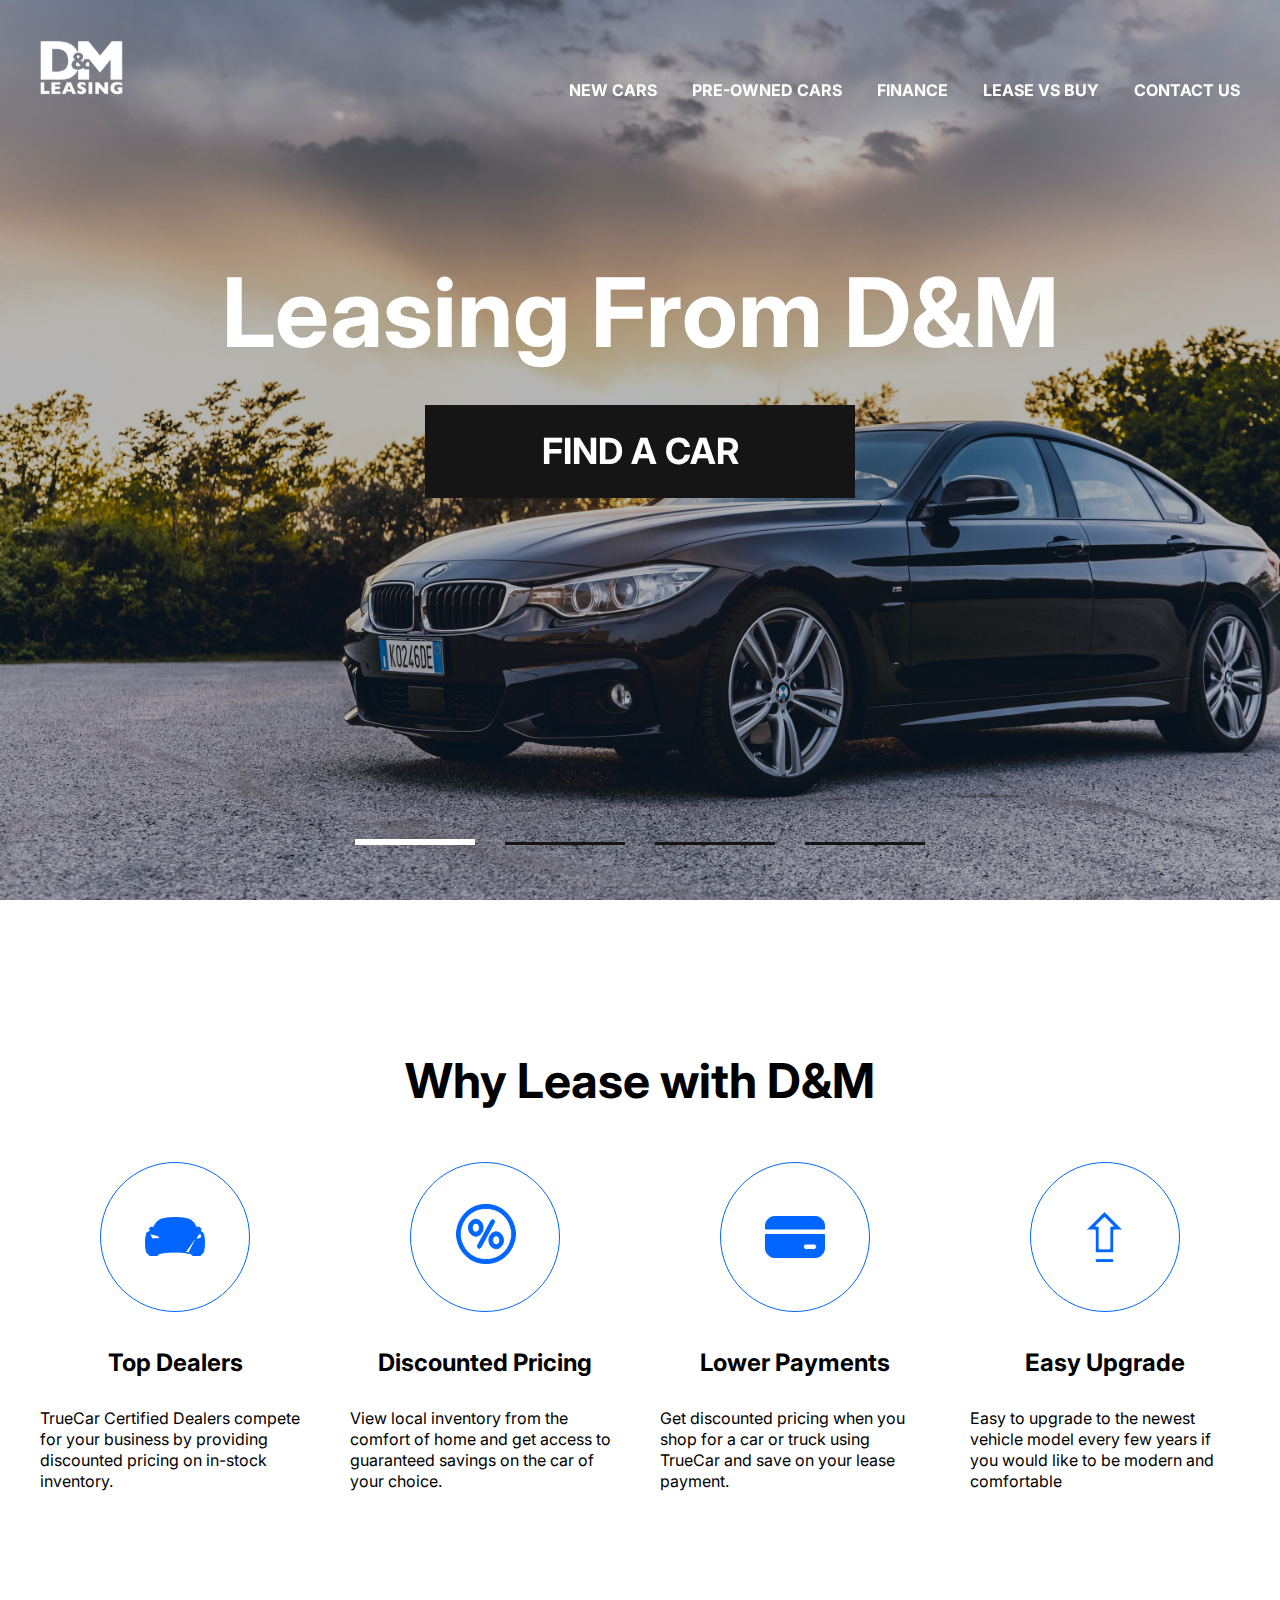
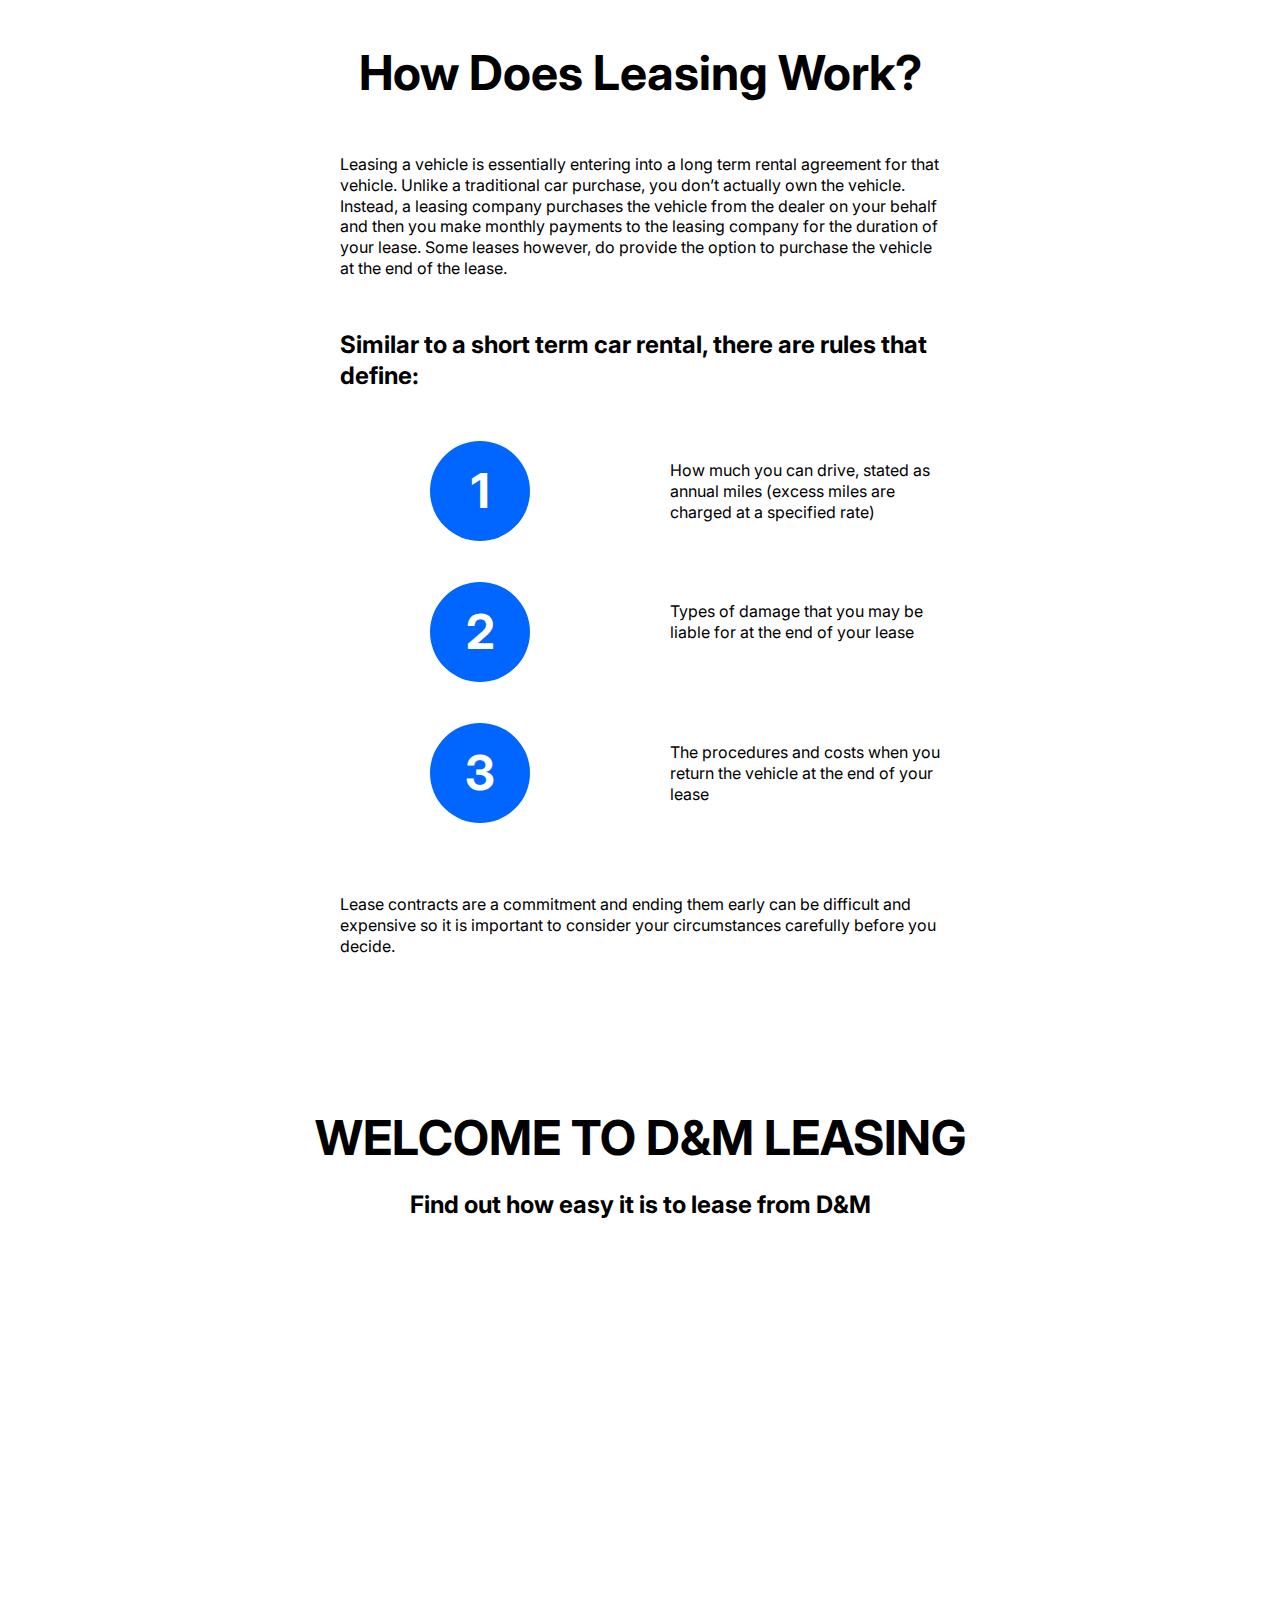
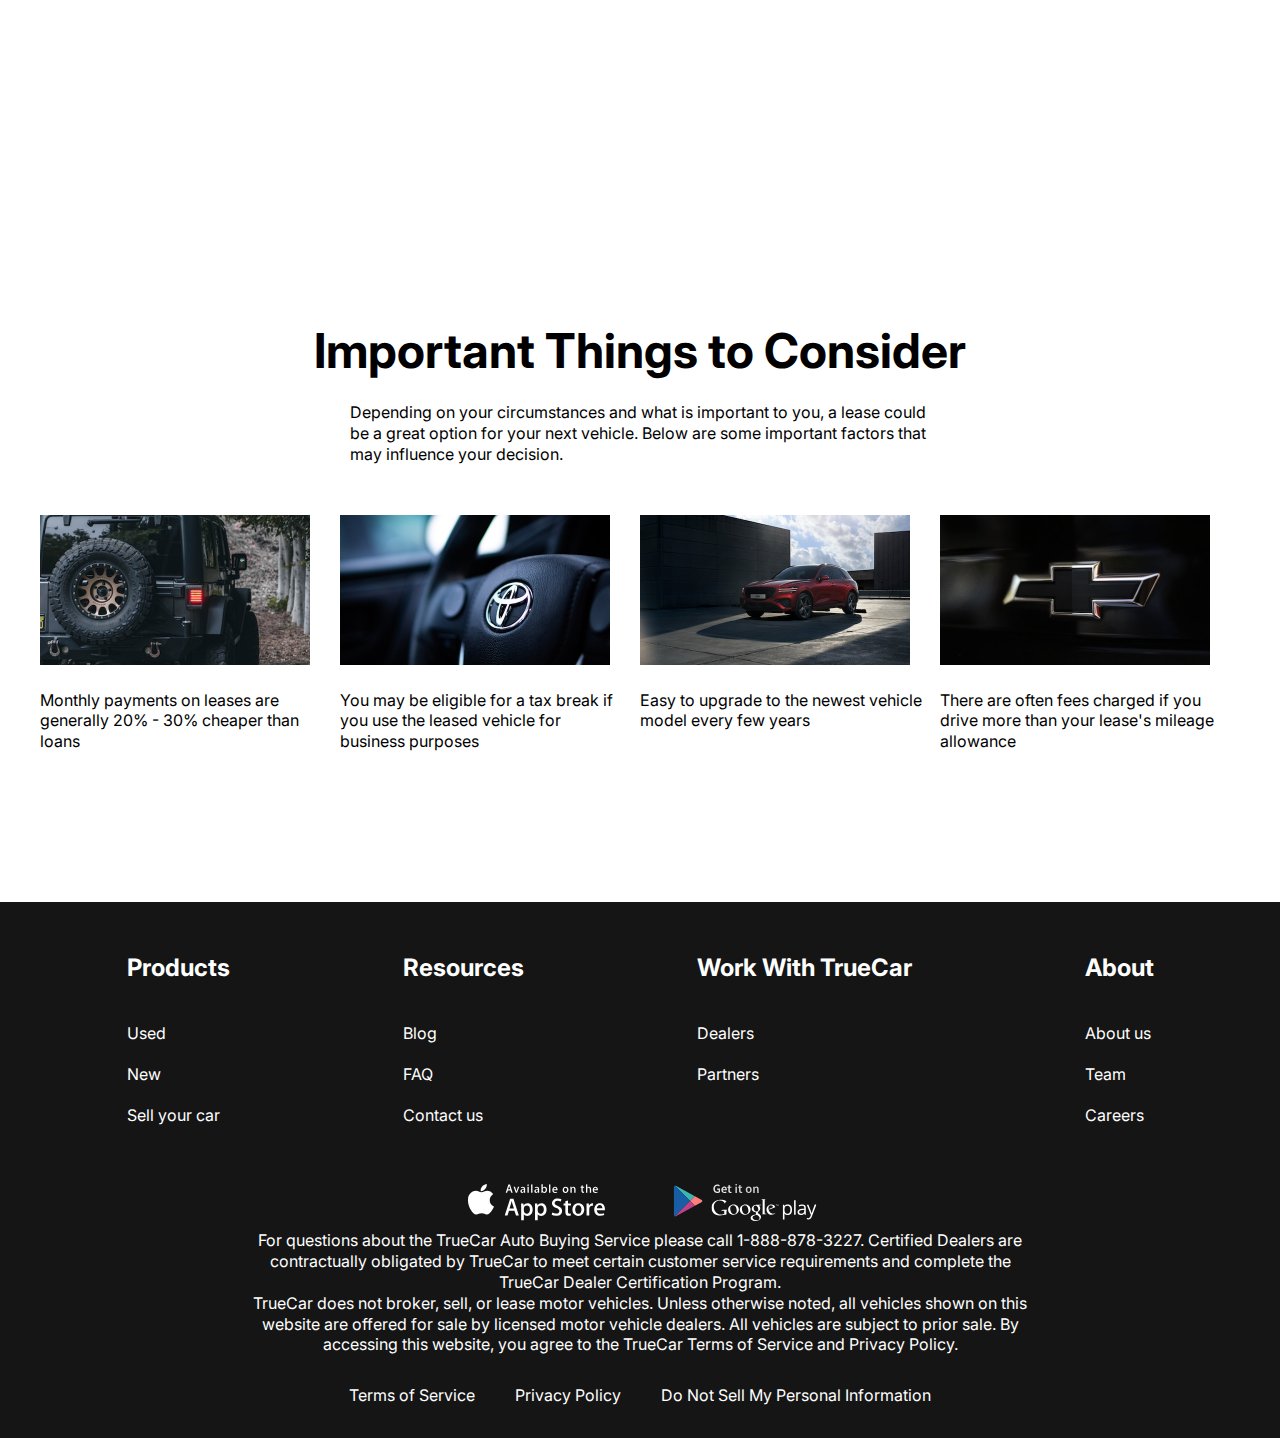
<file: index.htm>
<!DOCTYPE html>
<html lang="en">
<head>
    <meta charset="UTF-8">
    <meta http-equiv="X-UA-Compatible" content="IE=edge">
    <meta name="viewport" content="width=device-width, initial-scale=1.0">
    <!-- Connect fonts -->
    <link href="https://fonts.googleapis.com/css?family=Inter:100,200,300,regular,500,600,700,800,900" rel="stylesheet" />
    <!-- Connect slider -->
    <link   rel="stylesheet" href="https://cdn.jsdelivr.net/npm/swiper@9/swiper-bundle.min.css"/>
    <!-- Connect css -->
    <link rel="stylesheet" href="css/style.css">
    <title>learse cars</title>
</head>
<body>
    <div class="wrapper">
        <header class="header header__main">
            <div class="container">
                <div class="header__inner">
                    <a href="#" class="logo">
                        <img src="image/header/logo.svg" alt="" class="logo__img">
                    </a>
                    <nav class="menu">
                        <button class="menu__btn">
                            <span></span>
                            <span></span>
                            <span></span>
                        </button>
                        <ul class="menu__list">
                            <li class="menu__list-item">
                                <a href="new-cars.htm" class="menu__list-link">NEW CARS</a>
                            </li>
                            <li class="menu__list-item">
                                <a href="" class="menu__list-link">PRE-OWNED CARS</a>
                            </li>
                            <li class="menu__list-item">
                                <a href="" class="menu__list-link">FINANCE</a>
                            </li>
                            <li class="menu__list-item">
                                <a href="" class="menu__list-link">LEASE VS BUY</a>
                            </li>
                            <li class="menu__list-item">
                                <a href="contacts.htm" class="menu__list-link">CONTACT US</a>
                            </li>
                        </ul>
                    </nav><!-- /.menu -->
                </div><!-- /.header__inner -->
            </div><!-- /.container -->
        </header>
        <main class="main">
            <section class="top">
                <div class="container">
                    <hi class="title">
                        Leasing From D&M
                    </h1>
                    <a href="new-cars.htm" class="top__link">
                        Find a Car
                    </a>
                </div>
            </section>
            <div class="slider">
                <div class="swiper">
                    <div class="swiper-wrapper">
                        <div class="swiper-slide" style="background-image: url(image/header/fon.jpg);"></div>
                        <div class="swiper-slide" style="background-image: url(image/header/slider2.jpg);"></div>
                        <div class="swiper-slide" style="background-image: url(image/header/fon.jpg);"></div>
                        <div class="swiper-slide" style="background-image: url(image/header/slider2.jpg);"></div>
                    </div>
                    <div class="swiper-pagination"></div>
                </div><!-- /.swiper -->
            </div><!-- /.slider -->
            <section class="why-lease">
                <div class="container">
                    <h2 class="section-title">
                        Why Lease with D&M
                    </h2>
                    <ul class="why-lease__list">
                        <li class="why-lease__item">
                            <img src="image/main/lease1.svg" alt="" class="why-lease__item-img">
                            <h3 class="why-lease__item-title">
                                Top Dealers
                            </h3>
                            <p class="why-lease__item-text">
                                TrueCar Certified Dealers compete for your business by providing discounted pricing on in-stock inventory.
                            </p>
                        </li>
                        <li class="why-lease__item">
                            <img src="image/main/lease2.svg" alt="" class="why-lease__item-img">
                            <h3 class="why-lease__item-title">
                                Discounted Pricing
                            </h3>
                            <p class="why-lease__item-text">
                                View local inventory from the comfort of home and get access to guaranteed savings on the car of your choice.
                            </p>
                        </li>
                        <li class="why-lease__item">
                            <img src="image/main/lease3.svg" alt="" class="why-lease__item-img">
                            <h3 class="why-lease__item-title">
                                Lower Payments
                            </h3>
                            <p class="why-lease__item-text">
                                Get discounted pricing when you shop for a car or truck using TrueCar and save on your lease payment.
                            </p>
                        </li>
                        <li class="why-lease__item">
                            <img src="image/main/lease4.svg" alt="" class="why-lease__item-img">
                            <h3 class="why-lease__item-title">
                                Easy Upgrade
                            </h3>
                            <p class="why-lease__item-text">
                                Easy to upgrade to the newest vehicle model every few years if you would like to be modern and comfortable
                            </p>
                        </li>
                    </ul>
                </div><!-- /.container -->
            </section><!-- /.why-lease -->
            <section class="how-does">
                <div class="container">
                    <div class="how-does__inner">
                        <h2 class="section-title">
                            How Does Leasing Work?
                        </h2>
                        <p class="how-does__text">
                            Leasing a vehicle is essentially entering into a long term rental agreement for that vehicle. Unlike a traditional car purchase, you don’t actually own the vehicle. Instead, a leasing company purchases the vehicle from the dealer on your behalf and then you make monthly payments to the leasing company for the duration of your lease. Some leases however, do provide the option to purchase the vehicle at the end of the lease.
                        </p>
                        <h4 class="how__does-title">
                            Similar to a short term car rental, there are rules that define:
                        </h4>
                        <ol class="how__does-list">
                            <li class="how__does-item">How much you can drive, stated as annual miles (excess miles are charged at a specified rate)</li>
                            <li class="how__does-item">Types of damage that you may be liable for at the end of your lease</li>
                            <li class="how__does-item">The procedures and costs when you return the vehicle at the end of your lease</li>
                        </ol>
                        <p class="how-does__text">Lease contracts are a commitment and ending them early can be difficult and expensive so it is important to consider your circumstances carefully before you decide.</p>
                    </div><!-- /.how-does__inner -->
                </div><!-- /.container -->
            </section><!-- /.how-does -->
            <section class="video">
                <div class="container">
                    <h2 class="section-title video__title">
                        WELCOME TO D&M LEASING
                    </h2>
                    <p class="video__text">
                        Find out how easy it is to lease from D&M
                    </p>
                    <iframe class="video__content" width="1000" height="500" src="https://www.youtube.com/embed/JXctpSs828w?controls=0" title="YouTube video player" frameborder="0" allow="accelerometer; autoplay; clipboard-write; encrypted-media; gyroscope; picture-in-picture; web-share" allowfullscreen></iframe>
                </div><!-- /.container -->
            </section>
            <section class="important">
                <div class="container">
                    <h2 class="section-title important__title">
                        Important Things to Consider
                    </h2>
                    <p class="important__text">
                        Depending on your circumstances and what is important to you, a lease could be a great option for your next vehicle. Below are some important factors that may influence your decision.
                    </p>
                    <ul class="important__list">
                        <li class="important__item">
                            <img src="image/main/imp-1.jpg" alt="" class="important__item-img">
                            <p class="important__item-text">
                                Monthly payments on leases are generally 20% - 30% cheaper than loans
                            </p>
                        </li>
                        <li class="important__item">
                            <img src="image/main/imp-2.jpg" alt="" class="important__item-img">
                            <p class="important__item-text">
                                You may be eligible for a tax break if you use the leased vehicle for <br> business purposes
                            </p>
                        </li>
                        <li class="important__item">
                            <img src="image/main/imp-3.jpg" alt="" class="important__item-img">
                            <p class="important__item-text">
                                Easy to upgrade to the newest vehicle model every few years
                            </p>
                        </li>
                        <li class="important__item">
                            <img src="image/main/imp-4.jpg" alt="" class="important__item-img">
                            <p class="important__item-text">
                                There are often fees charged if you drive more than your lease's mileage allowance
                            </p>
                        </li>
                    </ul>
                </div><!-- /.container -->
            </section>
        </main>
        <footer class="footer">
            <div class="container">
                <nav class="footer__menu">
                    <ul class="footer__menu-list">
                        <li class="footer__menu-item">
                            <p class="footer__menu-title">Products</p>
                        </li>
                        <li class="footer__menu-item">
                            <a href="" class="footer__menu-link">Used</a>
                        </li>
                        <li class="footer__menu-item">
                            <a href="" class="footer__menu-link">New</a>
                        </li>
                        <li class="footer__menu-item">
                            <a href="" class="footer__menu-link">Sell your car</a>
                        </li>
                    </ul>
                    <ul class="footer__menu-list">
                        <li class="footer__menu-item">
                            <p class="footer__menu-title">Resources</p>
                        </li>
                        <li class="footer__menu-item">
                            <a href="" class="footer__menu-link">Blog</a>
                        </li>
                        <li class="footer__menu-item">
                            <a href="" class="footer__menu-link">FAQ</a>
                        </li>
                        <li class="footer__menu-item">
                            <a href="" class="footer__menu-link">Contact us</a>
                        </li>
                    </ul>
                    <ul class="footer__menu-list">
                        <li class="footer__menu-item">
                            <p class="footer__menu-title">Work With TrueCar</p>
                        </li>
                        <li class="footer__menu-item">
                            <a href="" class="footer__menu-link">Dealers</a>
                        </li>
                        <li class="footer__menu-item">
                            <a href="" class="footer__menu-link">Partners</a>
                        </li>
                    </ul>
                    <ul class="footer__menu-list">
                        <li class="footer__menu-item">
                            <p class="footer__menu-title">About</p>
                        </li>
                        <li class="footer__menu-item">
                            <a href="" class="footer__menu-link">About us</a>
                        </li>
                        <li class="footer__menu-item">
                            <a href="" class="footer__menu-link">Team</a>
                        </li>
                        <li class="footer__menu-item">
                            <a href="" class="footer__menu-link">Careers</a>
                        </li>
                    </ul>
                </nav>
                <ul class="app">
                    <li class="apps__item">
                        <a href="" class="app__item-link">
                            <img src="image/footer/appstore.svg" alt="" class="app__item-img">
                        </a>
                    </li>
                    <li class="apps__item">
                        <a href="" class="app__item-link">
                            <img src="image/footer/googlestore.svg" alt="" class="app__item-img">
                        </a>
                    </li>
                </ul><!-- /.app -->
                <div class="footer__copy">
                    <p class="footer__copy-text">
                        For questions about the TrueCar Auto Buying Service please call 1-888-878-3227.
                        Certified Dealers are contractually obligated by TrueCar to meet certain customer service requirements and complete the TrueCar Dealer Certification Program.
                    </p>
                    <p class="footer__copy-text">
                        TrueCar does not broker, sell, or lease motor vehicles. Unless otherwise noted, all vehicles shown on this website are offered for sale by licensed motor vehicle dealers. All vehicles are subject to prior sale. By accessing this website, you agree to the TrueCar Terms of Service and Privacy Policy.
                    </p>
                </div>
                <nav class="copy__nav">
                    <ul class="copy__nav-list">
                        <li class="copy__nav-item">
                            <a href="" class="copy__nav-link">
                                Terms of Service
                            </a>
                        </li>
                        <li class="copy__nav-item">
                            <a href="" class="copy__nav-link">
                                Privacy Policy
                            </a>
                        </li>
                        <li class="copy__nav-item">
                            <a href="" class="copy__nav-link">
                                Do Not Sell My Personal Information
                            </a>
                        </li>
                    </ul>
                </nav>
            </div><!-- /.container -->
        </footer>
    </div><!-- /.wrapper -->
    <script src="https://cdn.jsdelivr.net/npm/swiper@9/swiper-bundle.min.js"></script>
    <script src="js/main.js"></script>
    
</body>
</html>
</file>
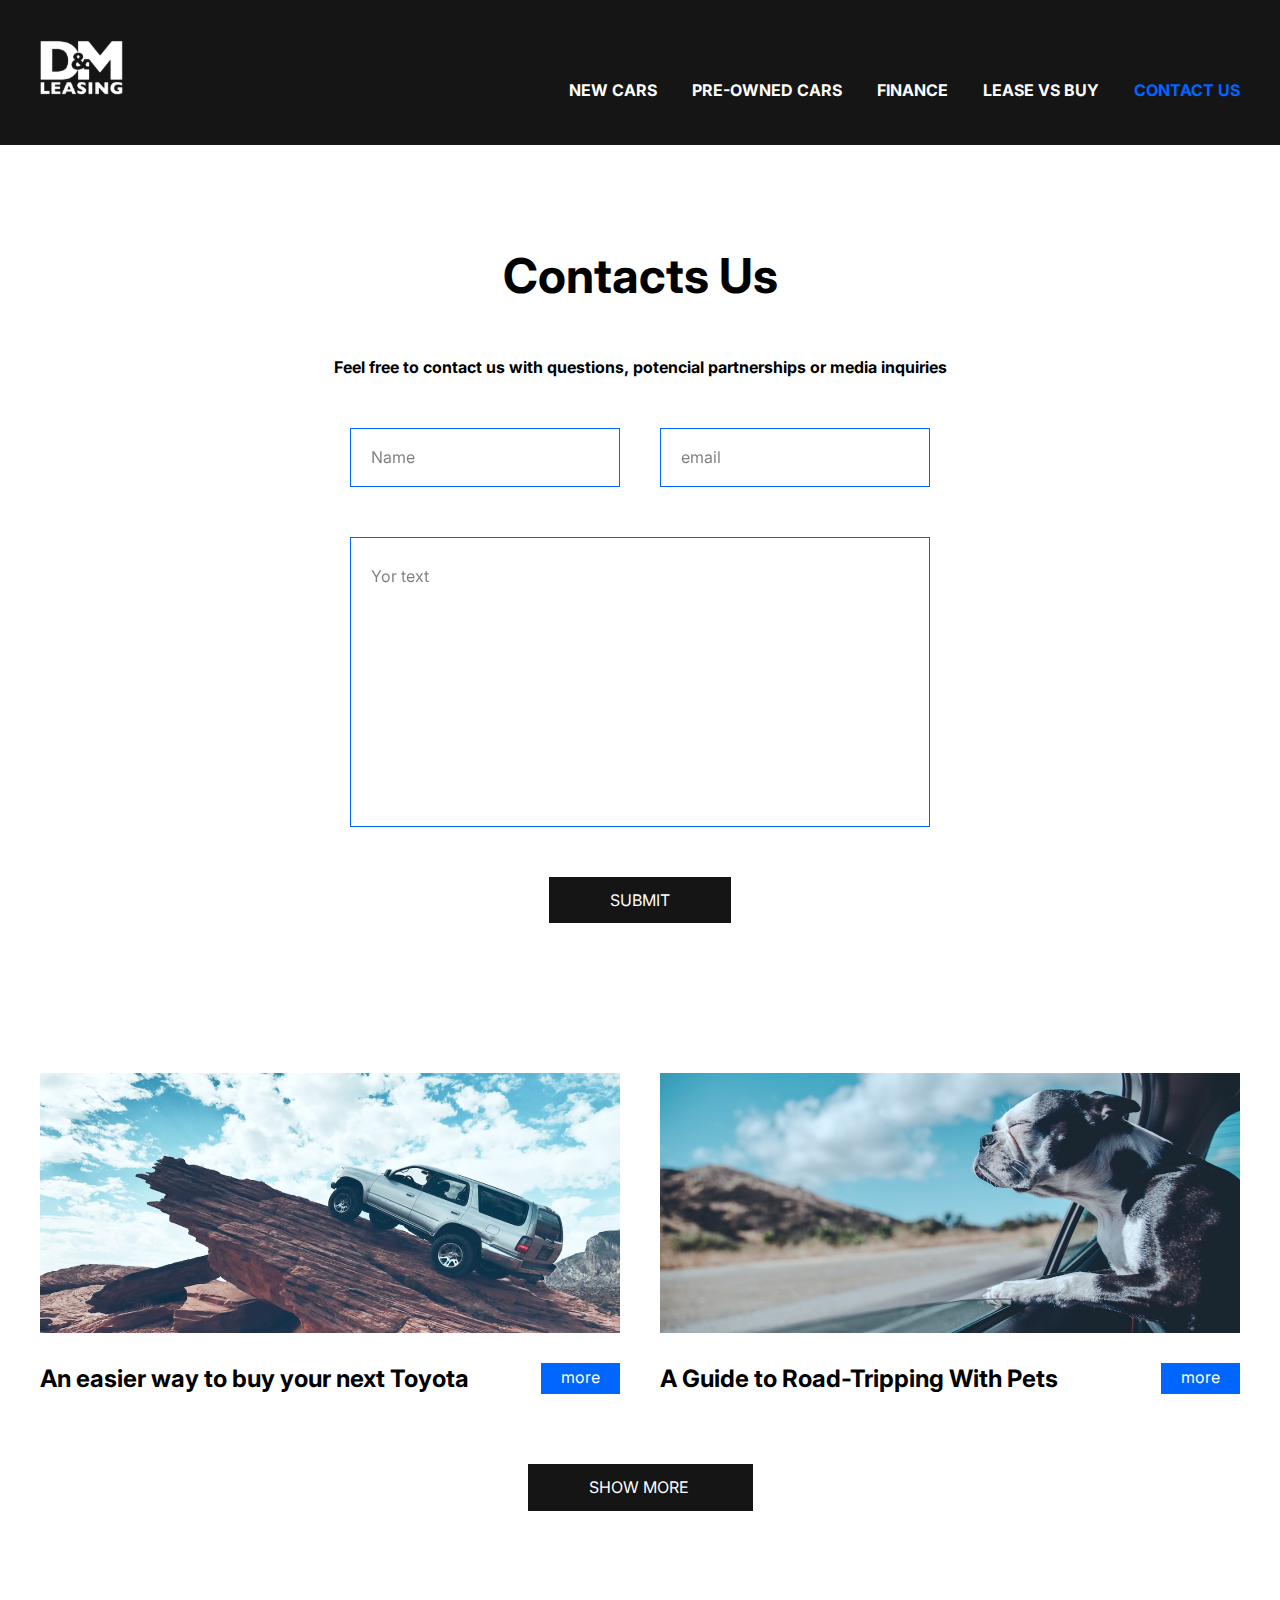
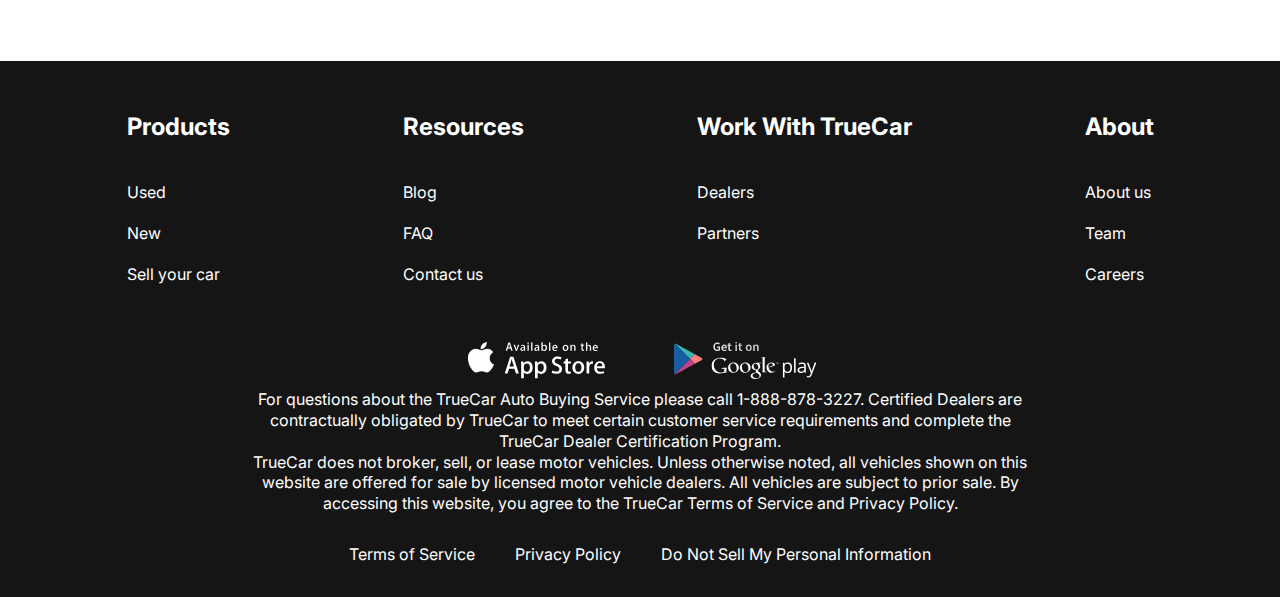
<file: contacts.htm>
<!DOCTYPE html>
<html lang="en">
<head>
    <meta charset="UTF-8">
    <meta http-equiv="X-UA-Compatible" content="IE=edge">
    <meta name="viewport" content="width=device-width, initial-scale=1.0">
    <!-- Connect fonts -->
    <link href="https://fonts.googleapis.com/css?family=Inter:100,200,300,regular,500,600,700,800,900" rel="stylesheet" />
    <!-- Connect css -->
    <link rel="stylesheet" href="css/style.css">
    <title>learse cars</title>
</head>
<body>
    <div class="wrapper">
        <header class="header">
            <div class="container">
                <div class="header__inner">
                    <a href="index.htm" class="logo">
                        <img src="image/header/logo.svg" alt="" class="logo__img">
                    </a>
                    <nav class="menu">
                        <nav class="menu">
                            <button class="menu__btn">
                                <span></span>
                                <span></span>
                                <span></span>
                            </button>
                        <ul class="menu__list">
                            <li class="menu__list-item">
                                <a href="new-cars.htm" class="menu__list-link">NEW CARS</a>
                            </li>
                            <li class="menu__list-item">
                                <a href="" class="menu__list-link">PRE-OWNED CARS</a>
                            </li>
                            <li class="menu__list-item">
                                <a href="" class="menu__list-link">FINANCE</a>
                            </li>
                            <li class="menu__list-item">
                                <a href="" class="menu__list-link">LEASE VS BUY</a>
                            </li>
                            <li class="menu__list-item">
                                <a href="" class="menu__list-link menu__list-link--active">CONTACT US</a>
                            </li>
                        </ul>
                    </nav><!-- /.menu -->
                </div><!-- /.header__inner -->
            </div><!-- /.container -->
        </header>
        <main class="main">
         <section class="contacts">
            <div class="container">
                <h2 class="section-title contacts__item">
                    Contacts Us
                </h2>
                <p class="contacts__text">
                    Feel free to contact us with questions, potencial partnerships or media inquiries
                </p>
                <form action="" class="form">
                    <input type="text" class="form__input" placeholder="Name">
                    <input type="email" class="form__input"placeholder="email">
                    <textarea class="form__textarea" placeholder="Yor text"></textarea>
                    <button class="form__btn" type="submit">SUBMIT</button>
                </form>
            </div><!-- /.container -->
         </section>
         <section class="blog">
            <div class="container">
                <div class="blog__items">
                    <div class="blog__item">
                        <img src="image/main/title-1.jpg" alt="" class="blog__item-img">
                        <h4 class="blog__item-title">An easier way to buy your next Toyota</h4>
                        <a class="blog__item-link" href="">more</a>
                    </div>
                    <div class="blog__item">
                        <img src="image/main/title-2.jpg" alt="" class="blog__item-img">
                        <h4 class="blog__item-title">A Guide to Road-Tripping With Pets</h4>
                        <a class="blog__item-link" href="">more</a>
                    </div>
                </div><!-- /.blog__items -->
                <a href="" class="showmore-link">SHOW MORE</a>
            </div><!-- /.container -->
         </section>
        </main>
        <footer class="footer">
            <div class="container">
                <nav class="footer__menu">
                    <ul class="footer__menu-list">
                        <li class="footer__menu-item">
                            <p class="footer__menu-title">Products</p>
                        </li>
                        <li class="footer__menu-item">
                            <a href="" class="footer__menu-link">Used</a>
                        </li>
                        <li class="footer__menu-item">
                            <a href="" class="footer__menu-link">New</a>
                        </li>
                        <li class="footer__menu-item">
                            <a href="" class="footer__menu-link">Sell your car</a>
                        </li>
                    </ul>
                    <ul class="footer__menu-list">
                        <li class="footer__menu-item">
                            <p class="footer__menu-title">Resources</p>
                        </li>
                        <li class="footer__menu-item">
                            <a href="" class="footer__menu-link">Blog</a>
                        </li>
                        <li class="footer__menu-item">
                            <a href="" class="footer__menu-link">FAQ</a>
                        </li>
                        <li class="footer__menu-item">
                            <a href="" class="footer__menu-link">Contact us</a>
                        </li>
                    </ul>
                    <ul class="footer__menu-list">
                        <li class="footer__menu-item">
                            <p class="footer__menu-title">Work With TrueCar</p>
                        </li>
                        <li class="footer__menu-item">
                            <a href="" class="footer__menu-link">Dealers</a>
                        </li>
                        <li class="footer__menu-item">
                            <a href="" class="footer__menu-link">Partners</a>
                        </li>
                    </ul>
                    <ul class="footer__menu-list">
                        <li class="footer__menu-item">
                            <p class="footer__menu-title">About</p>
                        </li>
                        <li class="footer__menu-item">
                            <a href="" class="footer__menu-link">About us</a>
                        </li>
                        <li class="footer__menu-item">
                            <a href="" class="footer__menu-link">Team</a>
                        </li>
                        <li class="footer__menu-item">
                            <a href="" class="footer__menu-link">Careers</a>
                        </li>
                    </ul>
                </nav>
                <ul class="app">
                    <li class="apps__item">
                        <a href="" class="app__item-link">
                            <img src="image/footer/appstore.svg" alt="" class="app__item-img">
                        </a>
                    </li>
                    <li class="apps__item">
                        <a href="" class="app__item-link">
                            <img src="image/footer/googlestore.svg" alt="" class="app__item-img">
                        </a>
                    </li>
                </ul><!-- /.app -->
                <div class="footer__copy">
                    <p class="footer__copy-text">
                        For questions about the TrueCar Auto Buying Service please call 1-888-878-3227.
                        Certified Dealers are contractually obligated by TrueCar to meet certain customer service requirements and complete the TrueCar Dealer Certification Program.
                    </p>
                    <p class="footer__copy-text">
                        TrueCar does not broker, sell, or lease motor vehicles. Unless otherwise noted, all vehicles shown on this website are offered for sale by licensed motor vehicle dealers. All vehicles are subject to prior sale. By accessing this website, you agree to the TrueCar Terms of Service and Privacy Policy.
                    </p>
                </div>
                <nav class="copy__nav">
                    <ul class="copy__nav-list">
                        <li class="copy__nav-item">
                            <a href="" class="copy__nav-link">
                                Terms of Service
                            </a>
                        </li>
                        <li class="copy__nav-item">
                            <a href="" class="copy__nav-link">
                                Privacy Policy
                            </a>
                        </li>
                        <li class="copy__nav-item">
                            <a href="" class="copy__nav-link">
                                Do Not Sell My Personal Information
                            </a>
                        </li>
                    </ul>
                </nav>
            </div><!-- /.container -->
        </footer>
    </div><!-- /.wrapper -->

    <script src="js/main.js"></script>
</body>
</html>
</file>
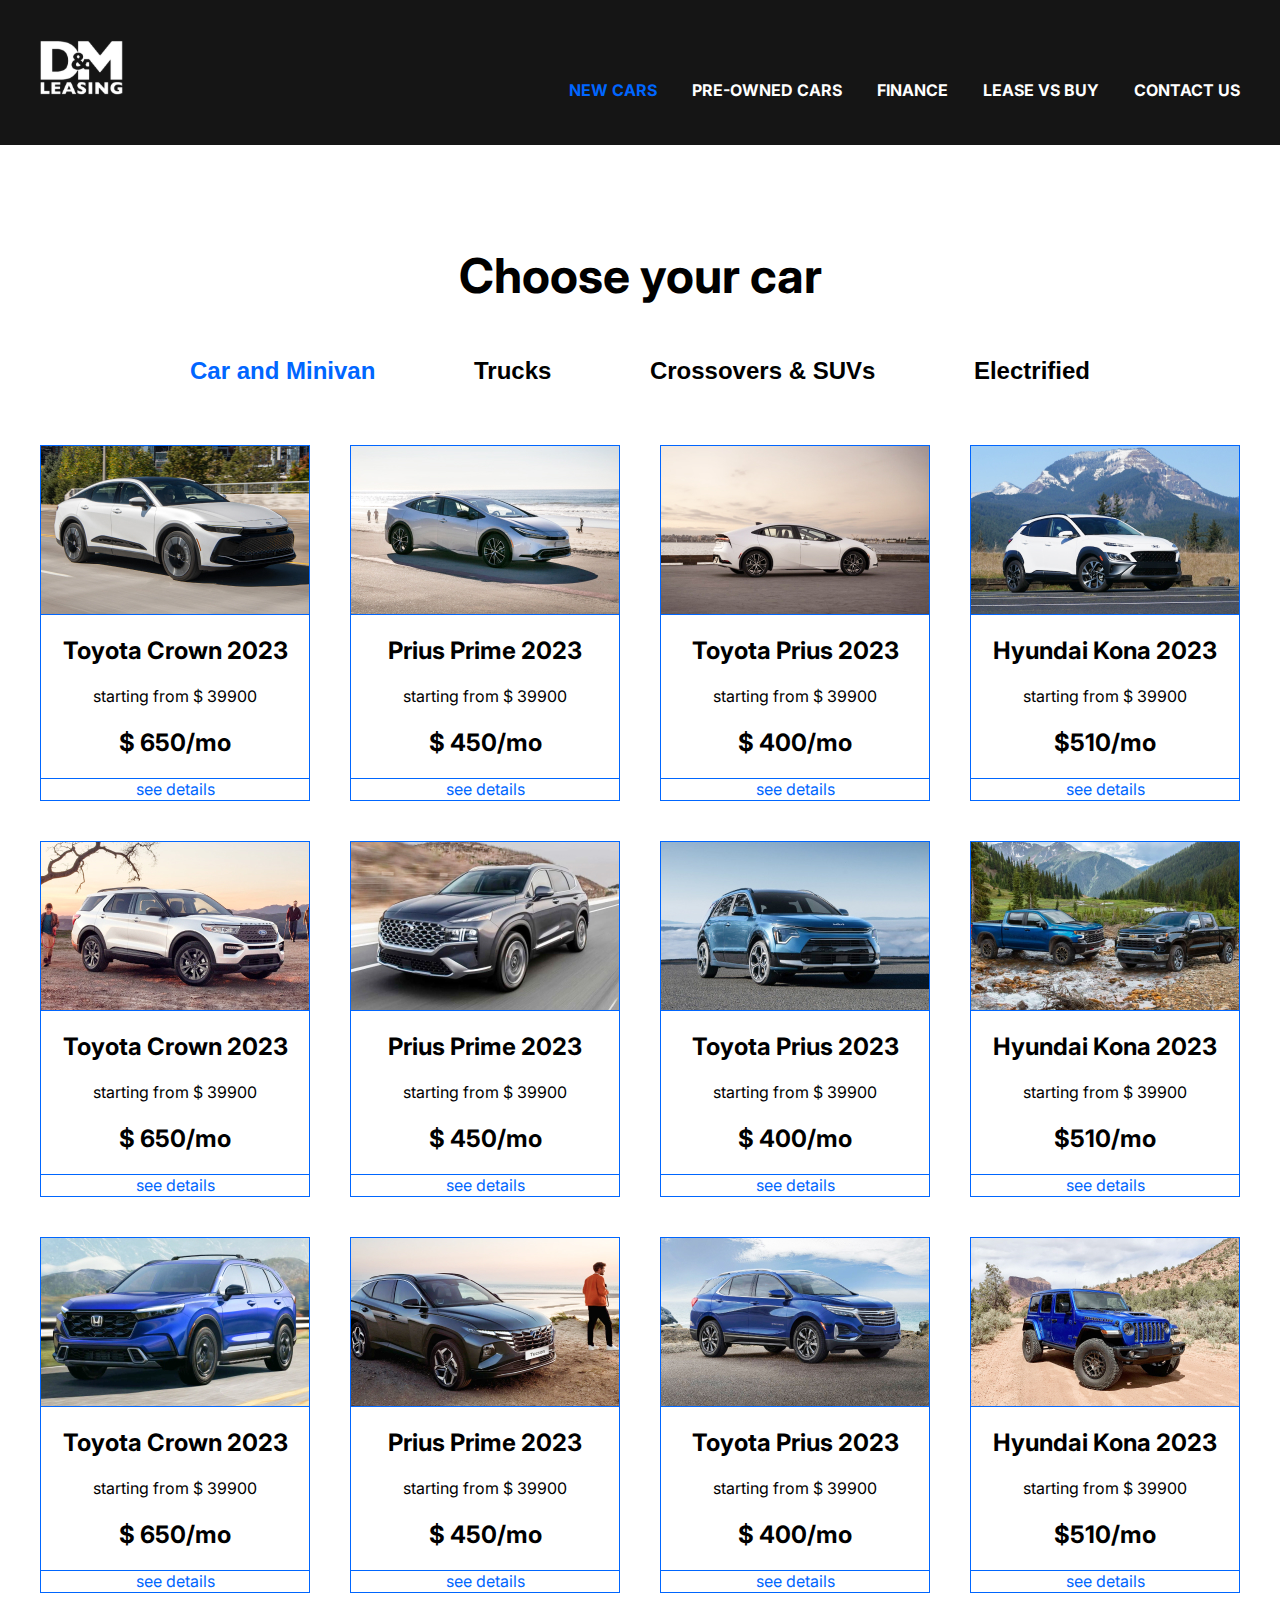
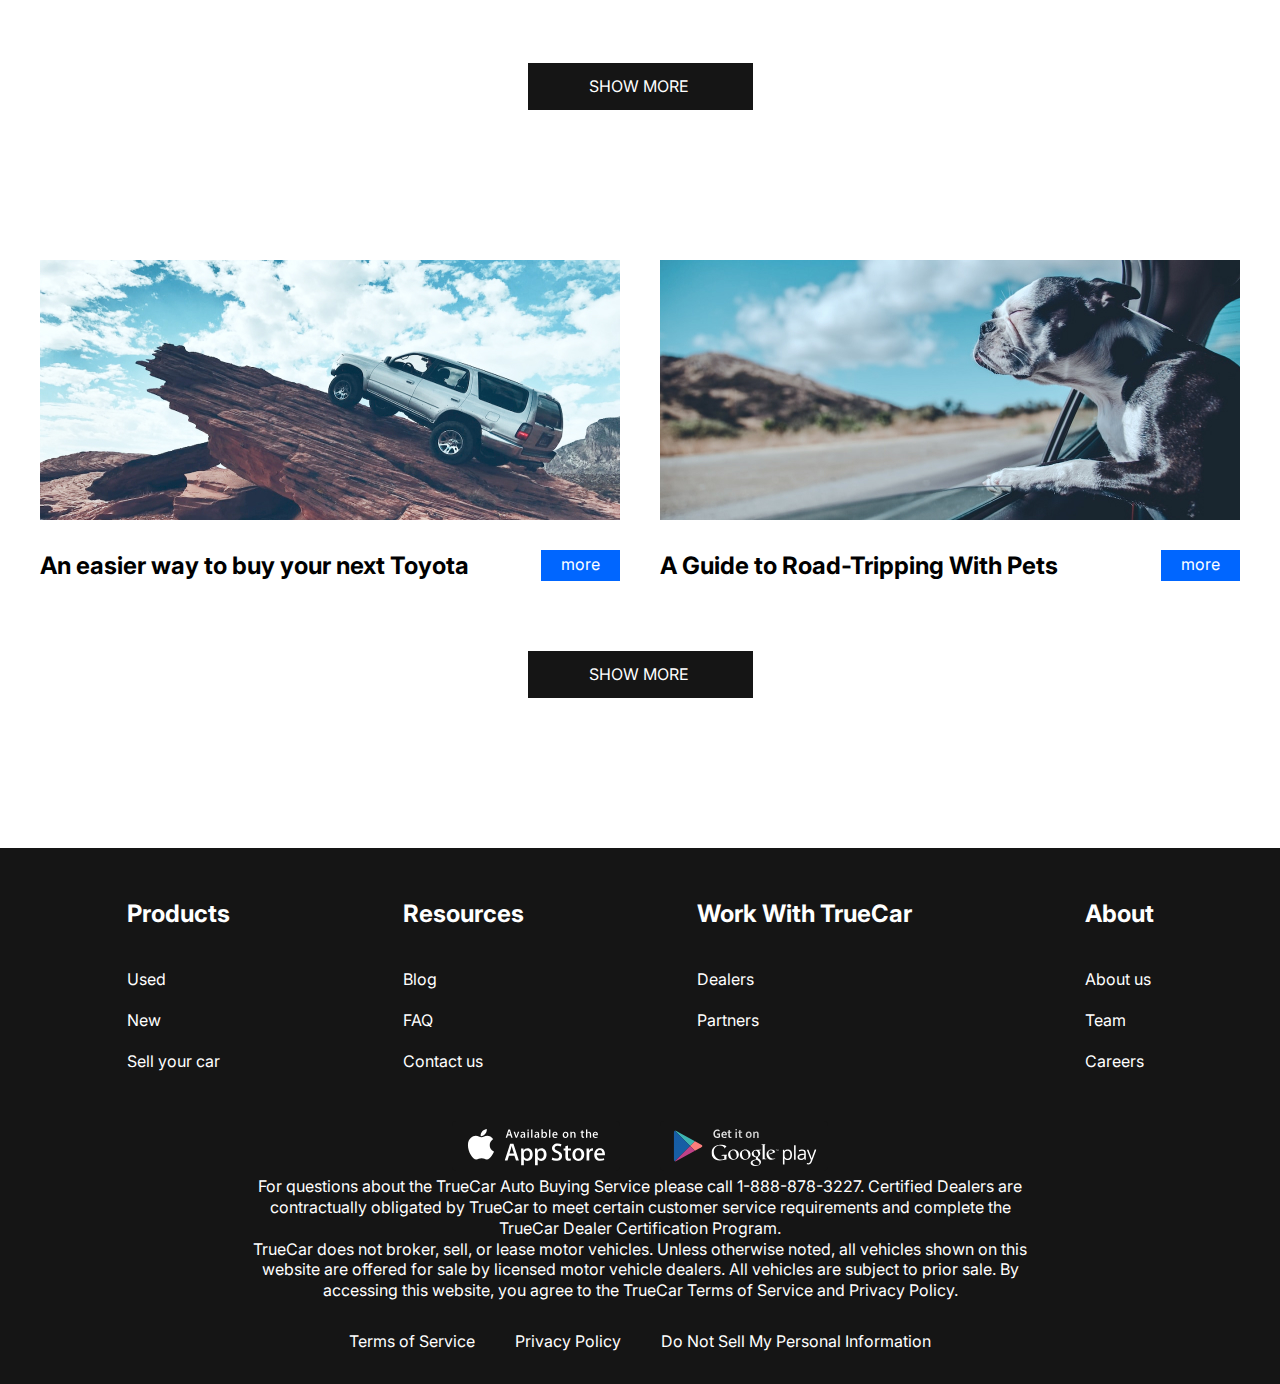
<file: new-cars.htm>
<!DOCTYPE html>
<html lang="en">
<head>
    <meta charset="UTF-8">
    <meta http-equiv="X-UA-Compatible" content="IE=edge">
    <meta name="viewport" content="width=device-width, initial-scale=1.0">
    <!-- Connect fonts -->
    <link href="https://fonts.googleapis.com/css?family=Inter:100,200,300,regular,500,600,700,800,900" rel="stylesheet" />
    <!-- Connect css -->
    <link rel="stylesheet" href="css/style.css">
    <title>learse cars</title>
</head>
<body>
    <div class="wrapper">
        <header class="header">
            <div class="container">
                <div class="header__inner">
                    <a href="index.htm" class="logo">
                        <img src="image/header/logo.svg" alt="" class="logo__img">
                    </a>
                    <nav class="menu">
                        <button class="menu__btn">
                            <span></span>
                            <span></span>
                            <span></span>
                        </button>
                        <ul class="menu__list">
                            <li class="menu__list-item">
                                <a href="" class="menu__list-link menu__list-link--active">NEW CARS</a>
                            </li>
                            <li class="menu__list-item">
                                <a href="" class="menu__list-link">PRE-OWNED CARS</a>
                            </li>
                            <li class="menu__list-item">
                                <a href="" class="menu__list-link">FINANCE</a>
                            </li>
                            <li class="menu__list-item">
                                <a href="" class="menu__list-link">LEASE VS BUY</a>
                            </li>
                            <li class="menu__list-item">
                                <a href="contacts.htm" class="menu__list-link">CONTACT US</a>
                            </li>
                        </ul>
                    </nav><!-- /.menu -->
                </div><!-- /.header__inner -->
            </div><!-- /.container -->
        </header>
        <main class="main">
            <section class="choose">
                <div class="container">
                    <h2 class="section-title">
                        Choose your car
                    </h2>
                    <div class="tabs">
                        <div class="tabs__btn">
                            <button class="tabs__btn-item tabs__btn-item--active" data-button="content-1">Car and Minivan</button>
                            <button class="tabs__btn-item" data-button="content-2">Trucks</button>
                            <button class="tabs__btn-item" data-button="content-3">Crossovers & SUVs</button>
                            <button class="tabs__btn-item" data-button="content-4">Electrified</button>
                        </div>
                        <div class="tabs__content">
                            <div class="tabs__content-item tabs__content-item--active" id="content-1">
                                <div class="card">
                                    <img src="image/main/car-1.jpg" alt="" class="card__img">
                                    <div class="card__content">
                                        <h4 class="card__title">Toyota Crown 2023</h4>
                                        <p class="card__text">starting from $ 39900</p>
                                        <p class="card__price">$ 650/mo</p>
                                    </div>
                                    <a href="#" class="card__link">see details</a>
                                </div>
                                <div class="card">
                                    <img src="image/main/car-2.jpg" alt="" class="card__img">
                                        <div class="card__content">
                                        <h4 class="card__title">Prius Prime 2023</h4>
                                        <p class="card__text">starting from $ 39900</p>
                                        <p class="card__price">$ 450/mo</p>
                                    </div>
                                    <a href="#" class="card__link">see details</a>
                                </div>
                                <div class="card">
                                    <img src="image/main/car-3.jpg" alt="" class="card__img">
                                    <div class="card__content">
                                        <h4 class="card__title">Toyota Prius 2023</h4>
                                        <p class="card__text">starting from $ 39900</p>
                                        <p class="card__price"> $ 400/mo</p>
                                    </div>
                                    <a href="#" class="card__link">see details</a>
                                </div>
                                <div class="card">
                                    <img src="image/main/car-4.jpg" alt="" class="card__img">
                                    <div class="card__content">
                                        <h4 class="card__title">Hyundai Kona 2023</h4>
                                        <p class="card__text">starting from $ 39900</p>
                                        <p class="card__price">$510/mo</p>
                                    </div>      
                                    <a href="#" class="card__link">see details</a>
                                </div>
                                <div class="card">
                                    <img src="image/main/car-5.jpg" alt="" class="card__img">
                                    <div class="card__content">
                                        <h4 class="card__title">Toyota Crown 2023</h4>
                                        <p class="card__text">starting from $ 39900</p>
                                        <p class="card__price">$ 650/mo</p>
                                    </div>
                                    <a href="#" class="card__link">see details</a>
                                </div>
                                <div class="card">
                                    <img src="image/main/car-6.jpg" alt="" class="card__img">
                                        <div class="card__content">
                                        <h4 class="card__title">Prius Prime 2023</h4>
                                        <p class="card__text">starting from $ 39900</p>
                                        <p class="card__price">$ 450/mo</p>
                                    </div>
                                    <a href="#" class="card__link">see details</a>
                                </div>
                                <div class="card">
                                    <img src="image/main/car-7.jpg" alt="" class="card__img">
                                    <div class="card__content">
                                        <h4 class="card__title">Toyota Prius 2023</h4>
                                        <p class="card__text">starting from $ 39900</p>
                                        <p class="card__price"> $ 400/mo</p>
                                    </div>
                                    <a href="#" class="card__link">see details</a>
                                </div>
                                <div class="card">
                                    <img src="image/main/car-8.jpg" alt="" class="card__img">
                                    <div class="card__content">
                                        <h4 class="card__title">Hyundai Kona 2023</h4>
                                        <p class="card__text">starting from $ 39900</p>
                                        <p class="card__price">$510/mo</p>
                                    </div>      
                                    <a href="#" class="card__link">see details</a>
                                </div>
                                <div class="card">
                                    <img src="image/main/car-9.jpg" alt="" class="card__img">
                                    <div class="card__content">
                                        <h4 class="card__title">Toyota Crown 2023</h4>
                                        <p class="card__text">starting from $ 39900</p>
                                        <p class="card__price">$ 650/mo</p>
                                    </div>
                                    <a href="#" class="card__link">see details</a>
                                </div>
                                <div class="card">
                                    <img src="image/main/car-10.jpg" alt="" class="card__img">
                                        <div class="card__content">
                                        <h4 class="card__title">Prius Prime 2023</h4>
                                        <p class="card__text">starting from $ 39900</p>
                                        <p class="card__price">$ 450/mo</p>
                                    </div>
                                    <a href="#" class="card__link">see details</a>
                                </div>
                                <div class="card">
                                    <img src="image/main/car-11.jpg" alt="" class="card__img">
                                    <div class="card__content">
                                        <h4 class="card__title">Toyota Prius 2023</h4>
                                        <p class="card__text">starting from $ 39900</p>
                                        <p class="card__price"> $ 400/mo</p>
                                    </div>
                                    <a href="#" class="card__link">see details</a>
                                </div>
                                <div class="card">
                                    <img src="image/main/car-12.jpg" alt="" class="card__img">
                                    <div class="card__content">
                                        <h4 class="card__title">Hyundai Kona 2023</h4>
                                        <p class="card__text">starting from $ 39900</p>
                                        <p class="card__price">$510/mo</p>
                                    </div>      
                                    <a href="#" class="card__link">see details</a>
                                </div>
                            </div><!-- /.tabs__content-item -->
                            <div class="tabs__content-item" id="content-2">
                                <div class="card">
                                    <img src="image/main/car-1.jpg" alt="" class="card__img">
                                    <div class="card__content">
                                        <h4 class="card__title">Toyota Crown 2023</h4>
                                        <p class="card__text">starting from $ 39900</p>
                                        <p class="card__price">$ 650/mo</p>
                                    </div>
                                    <a href="#" class="card__link">see details</a>
                                </div>
                                <div class="card">
                                    <img src="image/main/car-2.jpg" alt="" class="card__img">
                                    <div class="card__content">
                                        <h4 class="card__title">Toyota Crown 2023</h4>
                                        <p class="card__text">starting from $ 39900</p>
                                        <p class="card__price">$ 650/mo</p>
                                    </div>
                                    <a href="#" class="card__link">see details</a>
                                </div>
                                <div class="card">
                                    <img src="image/main/car-3.jpg" alt="" class="card__img">
                                    <div class="card__content">
                                        <h4 class="card__title">Toyota Crown 2023</h4>
                                        <p class="card__text">starting from $ 39900</p>
                                        <p class="card__price">$ 650/mo</p>
                                    </div>
                                    <a href="#" class="card__link">see details</a>
                                </div>
                                <div class="card">
                                    <img src="image/main/car-4.jpg" alt="" class="card__img">
                                    <div class="card__content">
                                        <h4 class="card__title">Toyota Crown 2023</h4>
                                        <p class="card__text">starting from $ 39900</p>
                                        <p class="card__price">$ 650/mo</p>
                                    </div>
                                    <a href="#" class="card__link">see details</a>
                                </div>
                            </div><!-- /.tabs__content-item-2 -->
                            <div class="tabs__content-item" id="content-3">
                                <div class="card">
                                    <img src="image/main/car-5.jpg" alt="" class="card__img">
                                    <div class="card__content">
                                        <h4 class="card__title">Toyota Crown 2023</h4>
                                        <p class="card__text">starting from $ 39900</p>
                                        <p class="card__price">$ 650/mo</p>
                                    </div>
                                    <a href="#" class="card__link">see details</a>
                                </div>
                                <div class="card">
                                    <img src="image/main/car-2.jpg" alt="" class="card__img">
                                    <div class="card__content">
                                        <h4 class="card__title">Toyota Crown 2023</h4>
                                        <p class="card__text">starting from $ 39900</p>
                                        <p class="card__price">$ 650/mo</p>
                                    </div>
                                    <a href="#" class="card__link">see details</a>
                                </div>
                                <div class="card">
                                    <img src="image/main/car-9.jpg" alt="" class="card__img">
                                    <div class="card__content">
                                        <h4 class="card__title">Toyota Crown 2023</h4>
                                        <p class="card__text">starting from $ 39900</p>
                                        <p class="card__price">$ 650/mo</p>
                                    </div>
                                    <a href="#" class="card__link">see details</a>
                                </div>
                                <div class="card">
                                    <img src="image/main/car-12.jpg" alt="" class="card__img">
                                    <div class="card__content">
                                        <h4 class="card__title">Toyota Crown 2023</h4>
                                        <p class="card__text">starting from $ 39900</p>
                                        <p class="card__price">$ 650/mo</p>
                                    </div>
                                    <a href="#" class="card__link">see details</a>
                                </div>
                                <div class="card">
                                    <img src="image/main/car-6.jpg" alt="" class="card__img">
                                    <div class="card__content">
                                        <h4 class="card__title">Toyota Crown 2023</h4>
                                        <p class="card__text">starting from $ 39900</p>
                                        <p class="card__price">$ 650/mo</p>
                                    </div>
                                    <a href="#" class="card__link">see details</a>
                                </div>
                                <div class="card">
                                    <img src="image/main/car-8.jpg" alt="" class="card__img">
                                    <div class="card__content">
                                        <h4 class="card__title">Toyota Crown 2023</h4>
                                        <p class="card__text">starting from $ 39900</p>
                                        <p class="card__price">$ 650/mo</p>
                                    </div>
                                    <a href="#" class="card__link">see details</a>
                                </div>
                            </div><!-- /.tabs__content-item-3 -->
                            <div class="tabs__content-item" id="content-4">
                                <div class="card">
                                    <img src="image/main/car-3.jpg" alt="" class="card__img">
                                    <div class="card__content">
                                        <h4 class="card__title">Toyota Crown 2023</h4>
                                        <p class="card__text">starting from $ 39900</p>
                                        <p class="card__price">$ 650/mo</p>
                                    </div>
                                    <a href="#" class="card__link">see details</a>
                                </div>
                                <div class="card">
                                    <img src="image/main/car-7.jpg" alt="" class="card__img">
                                    <div class="card__content">
                                        <h4 class="card__title">Toyota Crown 2023</h4>
                                        <p class="card__text">starting from $ 39900</p>
                                        <p class="card__price">$ 650/mo</p>
                                    </div>
                                    <a href="#" class="card__link">see details</a>
                                </div>
                                <div class="card">
                                    <img src="image/main/car-11.jpg" alt="" class="card__img">
                                    <div class="card__content">
                                        <h4 class="card__title">Toyota Crown 2023</h4>
                                        <p class="card__text">starting from $ 39900</p>
                                        <p class="card__price">$ 650/mo</p>
                                    </div>
                                    <a href="#" class="card__link">see details</a>
                                </div>
                                <div class="card">
                                    <img src="image/main/car-10.jpg" alt="" class="card__img">
                                    <div class="card__content">
                                        <h4 class="card__title">Toyota Crown 2023</h4>
                                        <p class="card__text">starting from $ 39900</p>
                                        <p class="card__price">$ 650/mo</p>
                                    </div>
                                    <a href="#" class="card__link">see details</a>
                                </div>
                            </div><!-- /.tabs__content-item-3 -->
                        </div><!-- /.tabs__content -->
                    </div><!-- /.tabs -->
                    <a href="" class="showmore-link">SHOW MORE</a>
                </div><!-- /.container -->
            </section>
            <section class="blog">
            <div class="container">
                <div class="blog__items">
                    <div class="blog__item">
                        <img src="image/main/title-1.jpg" alt="" class="blog__item-img">
                        <h4 class="blog__item-title">An easier way to buy your next Toyota</h4>
                        <a class="blog__item-link" href="">more</a>
                    </div>
                    <div class="blog__item">
                        <img src="image/main/title-2.jpg" alt="" class="blog__item-img">
                        <h4 class="blog__item-title">A Guide to Road-Tripping With Pets</h4>
                        <a class="blog__item-link" href="">more</a>
                    </div>
                </div><!-- /.blog__items -->
                <a href="" class="showmore-link">SHOW MORE</a>
            </div><!-- /.container -->
         </section>
        </main>
        <footer class="footer">
            <div class="container">
                <nav class="footer__menu">
                    <ul class="footer__menu-list">
                        <li class="footer__menu-item">
                            <p class="footer__menu-title">Products</p>
                        </li>
                        <li class="footer__menu-item">
                            <a href="" class="footer__menu-link">Used</a>
                        </li>
                        <li class="footer__menu-item">
                            <a href="" class="footer__menu-link">New</a>
                        </li>
                        <li class="footer__menu-item">
                            <a href="" class="footer__menu-link">Sell your car</a>
                        </li>
                    </ul>
                    <ul class="footer__menu-list">
                        <li class="footer__menu-item">
                            <p class="footer__menu-title">Resources</p>
                        </li>
                        <li class="footer__menu-item">
                            <a href="" class="footer__menu-link">Blog</a>
                        </li>
                        <li class="footer__menu-item">
                            <a href="" class="footer__menu-link">FAQ</a>
                        </li>
                        <li class="footer__menu-item">
                            <a href="" class="footer__menu-link">Contact us</a>
                        </li>
                    </ul>
                    <ul class="footer__menu-list">
                        <li class="footer__menu-item">
                            <p class="footer__menu-title">Work With TrueCar</p>
                        </li>
                        <li class="footer__menu-item">
                            <a href="" class="footer__menu-link">Dealers</a>
                        </li>
                        <li class="footer__menu-item">
                            <a href="" class="footer__menu-link">Partners</a>
                        </li>
                    </ul>
                    <ul class="footer__menu-list">
                        <li class="footer__menu-item">
                            <p class="footer__menu-title">About</p>
                        </li>
                        <li class="footer__menu-item">
                            <a href="" class="footer__menu-link">About us</a>
                        </li>
                        <li class="footer__menu-item">
                            <a href="" class="footer__menu-link">Team</a>
                        </li>
                        <li class="footer__menu-item">
                            <a href="" class="footer__menu-link">Careers</a>
                        </li>
                    </ul>
                </nav>
                <ul class="app">
                    <li class="apps__item">
                        <a href="" class="app__item-link">
                            <img src="image/footer/appstore.svg" alt="" class="app__item-img">
                        </a>
                    </li>
                    <li class="apps__item">
                        <a href="" class="app__item-link">
                            <img src="image/footer/googlestore.svg" alt="" class="app__item-img">
                        </a>
                    </li>
                </ul><!-- /.app -->
                <div class="footer__copy">
                    <p class="footer__copy-text">
                        For questions about the TrueCar Auto Buying Service please call 1-888-878-3227.
                        Certified Dealers are contractually obligated by TrueCar to meet certain customer service requirements and complete the TrueCar Dealer Certification Program.
                    </p>
                    <p class="footer__copy-text">
                        TrueCar does not broker, sell, or lease motor vehicles. Unless otherwise noted, all vehicles shown on this website are offered for sale by licensed motor vehicle dealers. All vehicles are subject to prior sale. By accessing this website, you agree to the TrueCar Terms of Service and Privacy Policy.
                    </p>
                </div>
                <nav class="copy__nav">
                    <ul class="copy__nav-list">
                        <li class="copy__nav-item">
                            <a href="" class="copy__nav-link">
                                Terms of Service
                            </a>
                        </li>
                        <li class="copy__nav-item">
                            <a href="" class="copy__nav-link">
                                Privacy Policy
                            </a>
                        </li>
                        <li class="copy__nav-item">
                            <a href="" class="copy__nav-link">
                                Do Not Sell My Personal Information
                            </a>
                        </li>
                    </ul>
                </nav>
            </div><!-- /.container -->
        </footer>
    </div><!-- /.wrapper -->

    <script src="js/main.js"></script>
</body>
</html>
</file>
<file: css/style.css>
html{
    box-sizing: border-box;
}

body{
    font-size: 16px;
    font-weight:400;
    font-family:'inter', serif;

    line-height: 1.3;
}


html, 
body{
    height: 100%;
}

.wrapper{
    min-height: 100%;
    display: flex;
    flex-direction: column;
}

*, *::after,
*::before{
    box-sizing: inherit;
    margin: 0;
    padding: 0;
}

a{
    display: inline-block;
    color: inherit;
    text-decoration: none;
}

.section-title{
    margin-bottom: 50px;
    font-size: 48px;
    font-weight: 700;
    text-align: center;
}

ul{
    list-style-type: none;
}

.wrapper{
    max-width: 1920px;
}

.container{
    max-width: 1220px ;
    margin: 0 auto;
    padding: 0 10px;
}


/* Header */

.header{
    background: #151515;
}

.header__main{
    background: transparent;
    position: absolute;
    z-index: 5;
    left: 0;
    right: 0;
}

.header__inner{
    padding-top: 40px;
    align-items: end;
    display: flex;
    justify-content: space-between;
    color: #fff;

    padding-top: 40px;
    padding-bottom: 45px;
}


.menu__list{
    display: flex;
    gap: 35px;

    font-family: 'Inter';
    font-style: normal;
    font-weight: 700;
    font-size: 16px;
    line-height: 19px;

    text-transform: uppercase;
}

.menu__list-link--active{
    color: #0066FF;
}

.menu__btn{
    width: 30px;
    height: 20px;
    display: none;
    flex-direction: column;
    justify-content: space-between;

    padding: 0;
    border: none;
    background-color: transparent;
    cursor: pointer;
}

.menu__btn span{
    height: 3px;
    background: #fff;
    width: 100%;
}


/* Main */

.main{
    flex-grow: 1;
}

.top{
    text-align: center;
    color: #fff;
    margin-top: 250px;
    padding-bottom: 50px;

    position: absolute;
    z-index: 4;
    left: 0;
    right: 0;

}

.title{
    padding-bottom: 40px;
    font-size: 96px;
    font-weight: 700;
}

.top__link{
    background: #151515;
    padding: 23px;
    max-width: 430px;
    width: 100%;
    font-size: 36px;
    font-weight: 700;
    text-transform: uppercase;
    display:block;
    margin: 0 auto;
    margin-top: 30px;

    transition: background 0.3s linear, 
    color 0.3s linear,
    transform 0.3s;
}


    .top__link:hover{
        background: #fff;
        color: #151515;

        transform: scale(97%);
    }



.swiper-slide{
    height: 100vh;
    background-repeat: no-repeat;
    background-size: cover;
    background-position: center;
}

.swiper-pagination-bullet{
    width: 120px;
    height: 3px;
    opacity: 1;
    border-radius: 0;
    background: #151515;
}



.swiper-pagination-horizontal.swiper-pagination-bullets .swiper-pagination-bullet {
    margin: 0 15px;
}

.swiper-pagination-bullets.swiper-pagination-horizontal{
    bottom: 50px;
}

.swiper-pagination-bullet-active{
    height: 6px;
    background: #fff;
}


/* why-lease */
.why-lease{
   padding: 150px 0;
}

.why-lease__list{
    display: grid;
    grid-template-columns:repeat(4, 1fr);
    gap: 40px;
    align-items: center;
    text-align: center;    
}

.why-lease__item-img{
    margin-bottom: 30px;
}

.why-lease__item-title{
margin-bottom: 30px;
font-size: 24px;
font-weight: 700;
}

.why-lease__item-text{
    text-align: left;
}

/* how-does */

.how-does{
    padding-bottom: 150px;
}

.how-does__inner{
    max-width: 600px;
    margin: 0 auto;
}

.how__does-title{
    font-size: 24px;
    font-weight: 700;
    padding-top: 50px;
}

.how__does-list{
    padding: 50px 0 70px;
    counter-reset: myCounter;
}

.how__does-item{
    list-style-type: none;
    width: 270px;

    position: relative;

    margin-left: auto;
    box-sizing: content-box;
    padding: 19px 0 19px 240px;
    min-height: 63px;
}

.how__does-item + .how__does-item{
    margin-top: 40px;
}

.how__does-item::before{
    counter-increment: myCounter;
    content: counter(myCounter);
    display: flex;
    justify-content: center;
    align-items: center;

    font-size: 48px;
    font-weight: 700;
    background: #0066ff;
    width: 100px;
    height: 100px;
    border-radius: 50%;
    color: #fff;

    position: absolute;
    left: 0;
    top: 0;
}


/* Video */

.video{
    padding-bottom: 150px;
}

.video__title{
    margin-bottom: 20px;
}

.video__text{
    font-size: 24px;
    font-weight: 700;
    margin-bottom: 50px;
    text-align: center;
}

.video__content{
    margin: 0 auto;
    display:block;
}

.important__title{
    margin-bottom: 20px;
}

.important__text{
    margin: 0 auto 50px;
    max-width: 580px;
}

.important__list{
    display: grid;
    grid-template-columns: repeat(4, 1fr);
}

.important__item-img{
    margin-bottom: 20px;
}

/* important */

.important{
    padding-bottom: 150px;
}



/* Footer */

.footer{
    background: #151515;
    color: #fff;    
    padding: 50px 0 32px;
}

.footer__menu{
    display: flex;
    justify-content:space-around;
}

.footer__menu-list{
    max-width: 250px;
}

.footer__menu-title{
    font-size: 24px;
    font-weight: 700;
    padding-bottom: 20px;
}

.footer__menu-item + .footer__menu-item{
    padding-top: 20px;
}

.app{
    margin-top: 50px;
    display: flex;
    justify-content: center;
    gap: 40px;
}

.footer__copy{
    max-width: 800px;
    margin: 0 auto 30px;
    text-align: center;
}

.copy__nav-list{
    display: flex;
    justify-content: center;
    gap: 40px;
}



/* CONTACTS.html */

/* main */

.contacts{
    padding: 100px 0 150px;
}

.contacts__title{
    margin-bottom: 20px;
}

.contacts__text{
    text-align: center;
    font-size: 24;
    font-weight: 700;
    margin-bottom: 50;
    padding: 0 100px;
}

.form{
    max-width: 580px;
    margin: 0 auto;
    display: flex;
    justify-content: space-between;
    flex-wrap: wrap;
    margin-top: 50px;
}


.form__input{
    padding: 18px 20px;
    display: inline-block;
    border: 1px solid #0066FF;
    width: 270px;

    font-size: 16px;
    font-weight:400;
    font-family:'inter', serif;
    line-height: 1.3;

    color: #000;
}
.form__textarea::placeholder,
.form__input::placeholder{
    font-size: 16px;
    font-weight:400;
    font-family:'inter', serif;
    line-height: 1.3;

    color: #000;
    opacity: 0.5;
}


.form__textarea{
    width: 100%;
    height: 290px;
    border: 1px solid #0066FF;

    resize: none;
    color: #000;
margin-top: 50px;
    margin-bottom: 50px;
    padding: 28px 20px;

    font-size: 16px;
    font-weight:400;
    font-family:'inter', serif;
    line-height: 1.3;
}

.form__btn{
    text-transform: uppercase;
    background-color: #151515;
    font-size: 16px;
    color: #fff;
    padding: 13px 61px;
    margin: 0 auto;
    font-size: 16px;
    font-weight:400;
    font-family:'inter', serif;

    border: none;
}

/* /.blog */

.blog{
    padding-bottom: 150px;
}

.blog__items{
    display: grid;
    grid-template-columns: repeat(2, 1fr);
    gap: 40px;
    margin-bottom: 70px;
}

.blog__item{
    display: flex;
    justify-content: space-between;
    flex-wrap: wrap;
}

.blog__item-img{
    margin-bottom: 30px;
    width: 100%;
}

.blog__item-title{
    flex-basis: 446px;
    font-size: 24px;
    font-weight: 700;
}

.blog__item-link{
    color: #fff;
    background-color: #0066FF;
    padding: 4px 20px;
}

.showmore-link{
    text-transform: uppercase;
    padding: 13px 61px;
    background: #151515;
    width: 225px;
    margin: 0 auto;
    display: block;
    color: #fff;
}



/* choose */

.tabs{
    margin-bottom: 70px;
}

.choose{
    padding: 100px 0 150px;
}

.tabs__btn{
    padding: 0 150px;
    display: flex;
   justify-content: space-between;
    padding-bottom: 60px;
}

.tabs__btn-item{
    cursor: pointer;

    font-size: 24px;
    font-weight: 700;
    border: none;
    background-color: transparent;
    padding: 0;
}

.tabs__btn-item--active{
    color: #0066FF;
}

.tabs__content-item{
    display: none;
    grid-template-columns: repeat(4, 1fr);
    gap: 40px; 

}

.tabs__content-item.tabs__content-item--active{
    display: grid;
}

.tabs__content-item + .tabs__content-item{
    margin-top: 100px;
}


.card{
    text-align: center;
}

.card__img{
    width: 100%;
    display: block;
}

.card__content{
    padding: 0 5px;

    border: 1px solid #0066FF;
    border-top: 0;
}


.card__title{
    margin-bottom: 20px;
    padding-top: 20px;
    font-size: 24px;
    font-weight: 700;
    font-family: 'inter', 'serif';
}

.card__text{
    margin-bottom: 20px;
}

.card__price{
    margin-bottom: 20px;

    font-weight: 700;
    font-size: 24px;
}

.card__link{
    color: rgba(0, 102, 255, 1);
    border: 1px solid #0066FF;
    border-top: 0;
    display: block;
}


/* Media */

@media(max-width:1180px){
    .important__list{
        gap:30px 20px;
    }
    .important__item-img{
        width: 100%;
    }

    .tabs__content-item{
        grid-template-columns: repeat(3, 1fr);
    }
}

@media(max-width:1040px){
    .video__content{
        width: 100%;
    }

    .tabs__btn{
        padding: 0 0 50px;
        gap: 20px;
    }
}

@media(max-width:860px){
    .menu__list{
        position: absolute;
        background-color: #151515;
        flex-direction: column;
        top: 0;
        left: 0;
        right: 0;
        bottom: 0;
        height: 100vh;
        padding-top: 200px;
        align-items: center;
        z-index: 5;
        transition: transform 0.3s;
        transform: translateX(-100%);
    }


    .menu__list.menu__list--active{
       transform: translateX(0%);
    }

    .menu__btn{
        display: flex;
    }

    .menu__btn, .logo{
        position: relative;
        z-index: 10;
    }

    .why-lease__list{
        grid-template-columns: repeat(2, 1fr);
        gap: 20px;
    }
    
    .important__list{
        grid-template-columns: repeat(2, 1fr);
    }


    .tabs__content-item{
        grid-template-columns: repeat(2, 1fr);
    }

}
@media(max-width:768px) {
    .title{
        font-size: 70px;
    }

    .top__link{
        max-width: 360px;
        padding: 16px;
        font-size: 28px;
    }

    .swiper-pagination-bullet{
        width: 60px;
    }

    .swiper-pagination-bullet-active{
        height: 4px;
    }

    .video__content{
        height: 400px;
    }

    .footer__menu{
        display: grid;
        grid-template-columns: repeat(2, 1fr);
        gap: 40px;
    }
}

@media(max-width:650px){
    .tabs__content-item{
        grid-template-columns: repeat(1, 1fr);
    }

    .tabs__btn-item{
        font-size: 18px;
    }

    .blog__items{
        grid-template-columns: repeat(1, 1fr);
    }

    .contacts{
        padding: 50px 0;
    }

    .form__input{
        width: 100%;
        margin-bottom: 30px;
    }

    .contacts__text{
        padding: 0;
    }
}

@media(max-width:540px){
    .title{
        font-size: 60px;
    }
    
    .top__link{
        font-size: 24px;
        max-width: 310px;
    }

    .swiper-pagination-horizontal.swiper-pagination-bullets .swiper-pagination-bullet{
        margin: 0 10px;
    }

    .swiper-pagination-bullet{
        width: 35px;
    }
    .why-lease__list{
        grid-template-columns: repeat(1, 1fr);
    }
    .why-lease{
        padding: 50px 0;
    }

    .section-title{
        font-size: 34px;
    }

    .how__does-list{
        padding:30px 0 40px;
    }

    .how-does{
        padding-bottom: 50px;
    }

    .video__content{
        height: 200px;
    }

    .how__does-item{
        margin-right: auto;
        padding: 65px 0 19px 0;
    }

    .how__does-item::before{
        right: 0;
        margin: 0 auto;
        font-size: 32px;
        width: 50px;
        height: 50px;
    }

    .video{
        padding-bottom: 50px;
    }

    .important__list{
        grid-template-columns: repeat(1, 1fr);
    }

    .app{
        flex-direction: column;
        align-items: center;
        margin: 50px 0;
        gap: 20px;
    }

    .copy__nav-list{
        flex-direction: column;
        align-items: center;
        gap: 20px;
    }

    .choose{
        padding: 50px 0;
    }

    .tabs__btn{
        flex-direction: column;
    }

    .blog__item-title{
        margin-bottom: 10px;
    }


    .blog{
        padding-bottom: 50px;
    }
}
</file>
